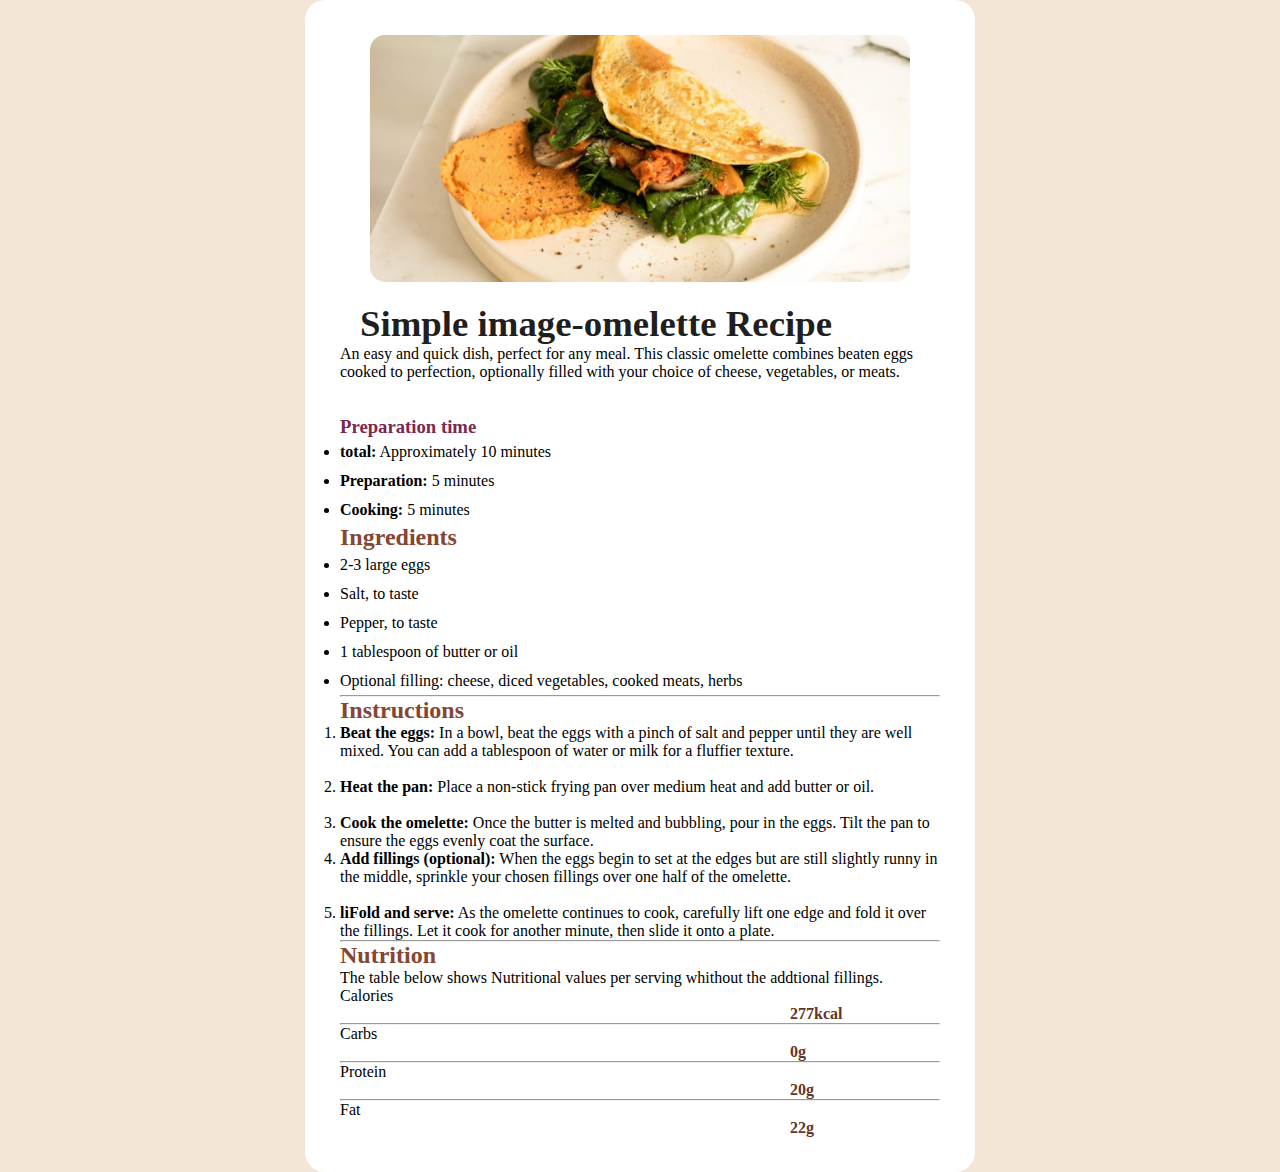
<file: index.html>
<!DOCTYPE html>
<html lang="pt-br">
<head>
    <meta charset="UTF-8">
    <meta name="viewport" content="width=device-width, initial-scale=1.0">
    <title>font end mentor 02</title>
    <link rel="stylesheet" href="style.css">
</head>
<body>
    <main>
        <section>
            <img src="imagens/image-omelette.jpeg" alt="foto">
            <h1>Simple image-omelette Recipe</h1>
            <aside id="sub-titulo">
                An easy and quick dish, perfect for any meal. This classic omelette combines beaten eggs cooked to perfection, optionally filled with your choice of cheese, vegetables, or meats.
            </aside>
            <div>
                <h3>Preparation time</h3>
                <ul>
                    <li><strong>total:</strong> Approximately 10 minutes</li>

                    <li><strong>Preparation:</strong> 5 minutes </li>

                    <li><strong>Cooking:</strong> 5 minutes</li>
                </ul>
            </div>

            <h2>Ingredients</h2>
            <ul>
                <li >2-3 large eggs</li> 
                <li >Salt, to taste</li> 
                <li >Pepper, to taste</li> 
                <li >1 tablespoon of butter or oil</li> 
                <li>Optional filling: cheese, diced vegetables, cooked meats, herbs</li>
            </ul>
            <hr>
            <h2>Instructions</h2>
            
            <ol>
                <li><strong> Beat the eggs:</strong> In a bowl, beat the eggs with a pinch of salt and pepper until they are well mixed. You can add a tablespoon of water or milk for a fluffier texture.</li> <br>

                <li><strong>Heat the pan:</strong> Place a non-stick frying pan over medium heat and add butter or oil.</li> <br>

                <li><strong>Cook the omelette:</strong> Once the butter is melted and bubbling, pour in the eggs. Tilt the pan to ensure the eggs evenly coat the surface. </li>

                <li><strong>Add fillings (optional):</strong> When the eggs begin to set at the edges but are still slightly runny in the middle, sprinkle your chosen fillings over one half of the omelette.</li> <br>

                <li><strong>liFold and serve:</strong> As the omelette continues to cook, carefully lift one edge and fold it over the fillings. Let it cook for another minute, then slide it onto a plate.</li>
            </ol>
            <hr>
            <h2>Nutrition</h2>
            <aside>The table below shows Nutritional values per serving whithout the addtional fillings.</aside>
            <article>Calories <strong id="unico1" class="unico">277kcal</strong></article>
            <hr>
            <article>Carbs <strong id="unico2" class="unico">0g</strong></article>
            <hr>
            <article>Protein <strong id="unico3" class="unico">20g</strong></article>
            <hr>
            <article>Fat <strong id="unico4" class="unico">22g</strong></article>
        </section>
    </main>
</body>
</html>
</file>
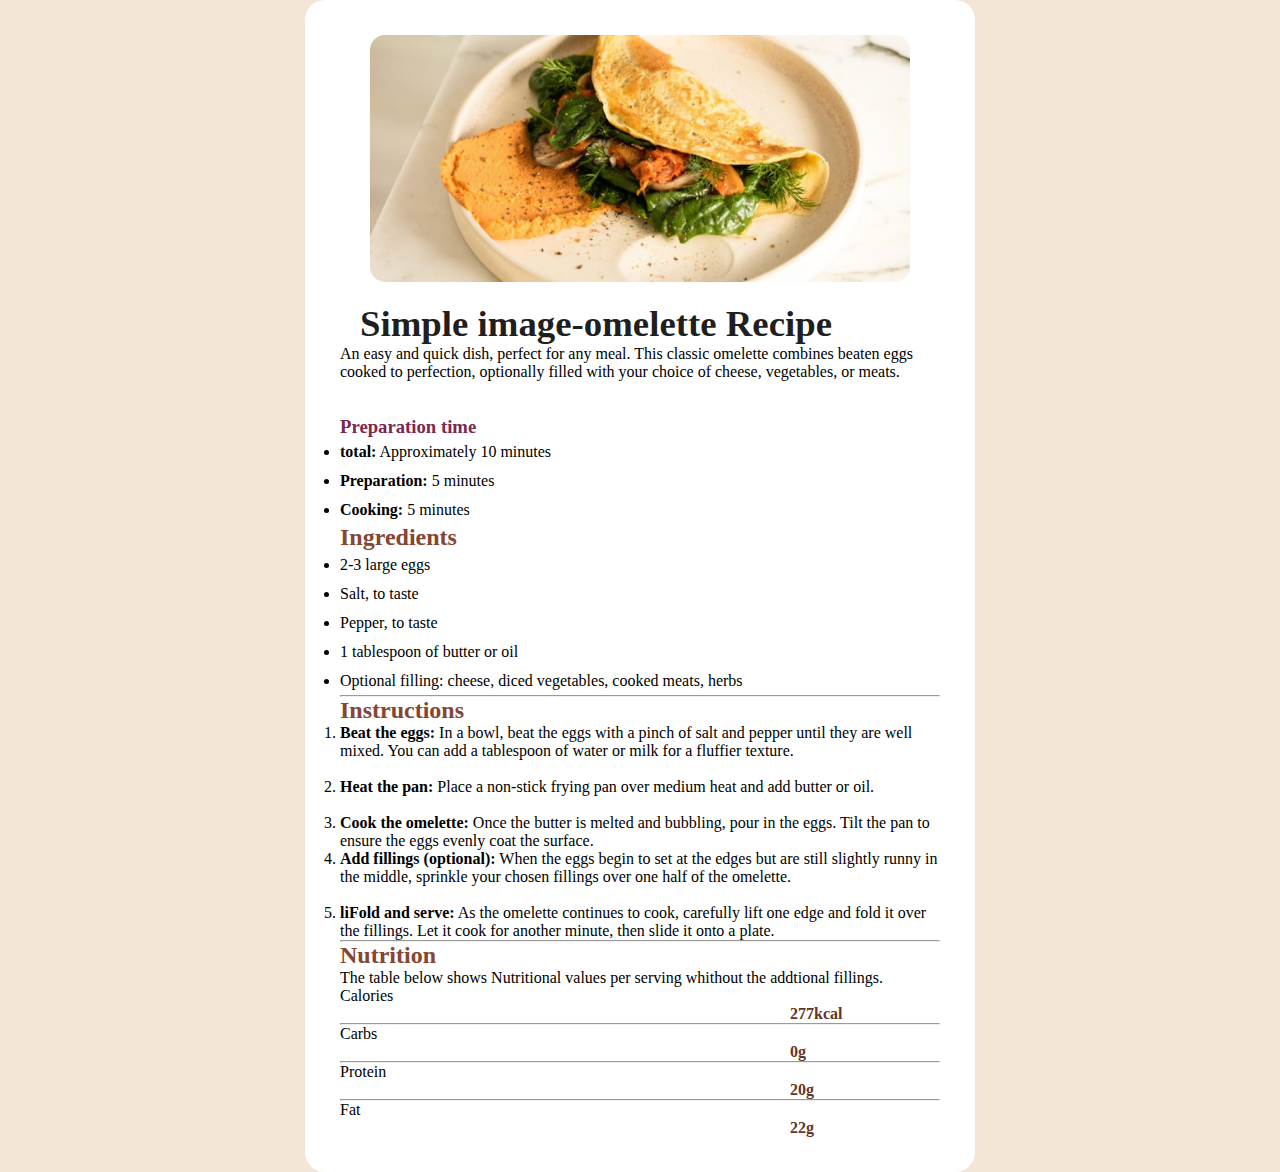
<file: meu.html>
<!DOCTYPE html>
<html lang="pt-br">
<head>
    <meta charset="UTF-8">
    <meta name="viewport" content="width=device-width, initial-scale=1.0">
    <title>font end mentor 02</title>
    <link rel="stylesheet" href="style.css">
</head>
<body>
    <main>
        <section>
            <img src="/imagens/image-omelette.jpeg" alt="foto">
            <h1>Simple image-omelette Recipe</h1>
            <aside id="sub-titulo">
                An easy and quick dish, perfect for any meal. This classic omelette combines beaten eggs cooked to perfection, optionally filled with your choice of cheese, vegetables, or meats.
            </aside>
            <div>
                <h3>Preparation time</h3>
                <ul>
                    <li><strong>total:</strong> Approximately 10 minutes</li>

                    <li><strong>Preparation:</strong> 5 minutes </li>

                    <li><strong>Cooking:</strong> 5 minutes</li>
                </ul>
            </div>

            <h2>Ingredients</h2>
            <ul>
                <li >2-3 large eggs</li> 
                <li >Salt, to taste</li> 
                <li >Pepper, to taste</li> 
                <li >1 tablespoon of butter or oil</li> 
                <li>Optional filling: cheese, diced vegetables, cooked meats, herbs</li>
            </ul>
            <hr>
            <h2>Instructions</h2>
            
            <ol>
                <li><strong> Beat the eggs:</strong> In a bowl, beat the eggs with a pinch of salt and pepper until they are well mixed. You can add a tablespoon of water or milk for a fluffier texture.</li> <br>

                <li><strong>Heat the pan:</strong> Place a non-stick frying pan over medium heat and add butter or oil.</li> <br>

                <li><strong>Cook the omelette:</strong> Once the butter is melted and bubbling, pour in the eggs. Tilt the pan to ensure the eggs evenly coat the surface. </li>

                <li><strong>Add fillings (optional):</strong> When the eggs begin to set at the edges but are still slightly runny in the middle, sprinkle your chosen fillings over one half of the omelette.</li> <br>

                <li><strong>liFold and serve:</strong> As the omelette continues to cook, carefully lift one edge and fold it over the fillings. Let it cook for another minute, then slide it onto a plate.</li>
            </ol>
            <hr>
            <h2>Nutrition</h2>
            <aside>The table below shows Nutritional values per serving whithout the addtional fillings.</aside>
            <article>Calories <strong id="unico1" class="unico">277kcal</strong></article>
            <hr>
            <article>Carbs <strong id="unico2" class="unico">0g</strong></article>
            <hr>
            <article>Protein <strong id="unico3" class="unico">20g</strong></article>
            <hr>
            <article>Fat <strong id="unico4" class="unico">22g</strong></article>
        </section>
    </main>
</body>
</html>
</file>
<file: style.css>
@charset "UTF-8";

* {
    margin: 0px;
    padding: 0px;
}


body, html {
    width: 100vw;
    height: 100vh;
    background-color: hsl(30, 54%, 90%);
}

main {
    width: 100vw;
    height: 100vh;
    background-color: hsl(30, 54%, 90%);
}

section {
    margin: auto;
    background-color: hsl(0, 0%, 100%);
    max-width: 600px;

    padding: 35px;
    border-radius: 20px;
}

img {
    width: 90%;
    display: block;
    margin: auto;
    border-radius: 15px;
}

h1 {
    margin-left: 20px;
    
    padding-top: 20px;
    font-size: 2.3em;
    color: rgba(0, 0, 0, 0.888);
}

aside#sub-titulo {
    padding-bottom: 35px;
}

h2 {
    color: hsl(14, 45%, 36%);
}

h3 {
    color: hsl(332, 51%, 32%);
}

strong.unico {
    
    
    color: hsl(15, 45%, 27%);
}

#unico1 {
    
    margin: 75%;
}

#unico2 {
    margin: 75%;
}

#unico3 {
    margin: 75%
}

#unico4 {
    margin: 75%;
}



ul {
    line-height: 1.8em;
}
</file>
